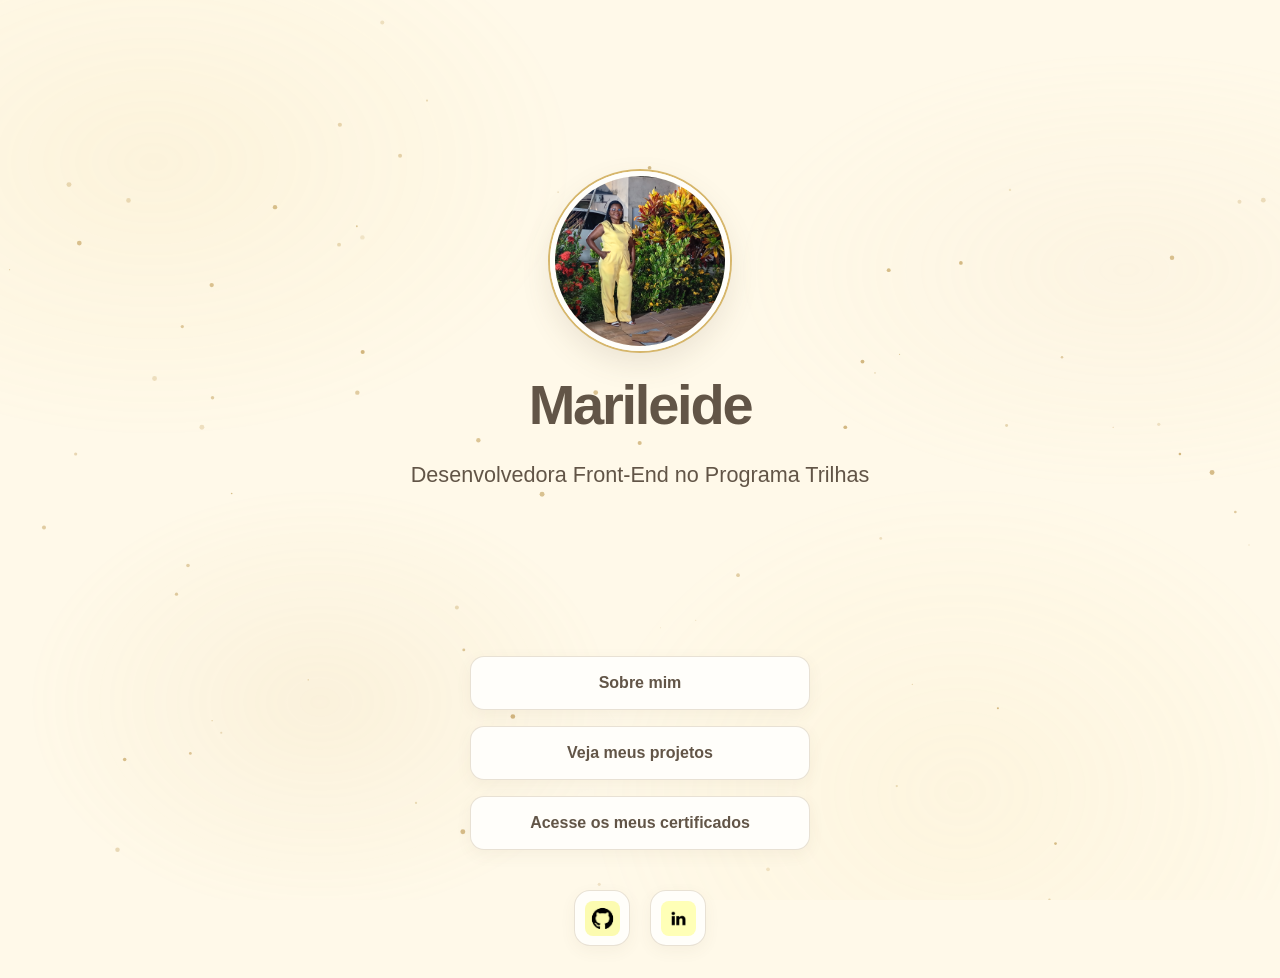
<file: index.html>
<!DOCTYPE html>
<html lang="pt-br">
<head>
  <meta charset="UTF-8">
  <meta name="viewport" content="width=device-width, initial-scale=1.0">
  <meta name="theme-color" content="#fff9e9">
  <title>Meu Portfólio</title>
  <link rel="stylesheet" href="./style.css">
</head>

<body>
  <main id="inicio" class="cabecalho">
    <img src="./img/marileide.jpg" alt="Foto da Marileide" class="foto-perfil">
    <h1>Marileide</h1>
    <p class="cabecalho-sub-titulo">
      Desenvolvedora Front-End no Programa Trilhas
    </p>
  </main>

  <section class="botoes">
    <nav aria-label="Navegação principal">
      <a href="./sobre.html">
        <button type="button">Sobre mim</button>
      </a>

      <a href="./projetos.html">
        <button type="button">Veja meus projetos</button>
      </a>

      <a href="./certificados.html">
        <button type="button">Acesse os meus certificados</button>
      </a>
    </nav>
  </section>

  <div class="redes-sociais">
    <a href="https://github.com/MariGoncalves21" target="_blank" rel="noopener noreferrer">
      <img src="./img/github.jpg" alt="GitHub">
    </a>

    <a href="https://br.linkedin.com/in/marileide-gon%C3%A7alves-035b4828a" target="_blank" rel="noopener noreferrer">
      <img src="./img/linkedin.jpg" alt="LinkedIn">
    </a>
  </div>

  <script src="./script.js" defer></script>
</body>
</html>
</file>
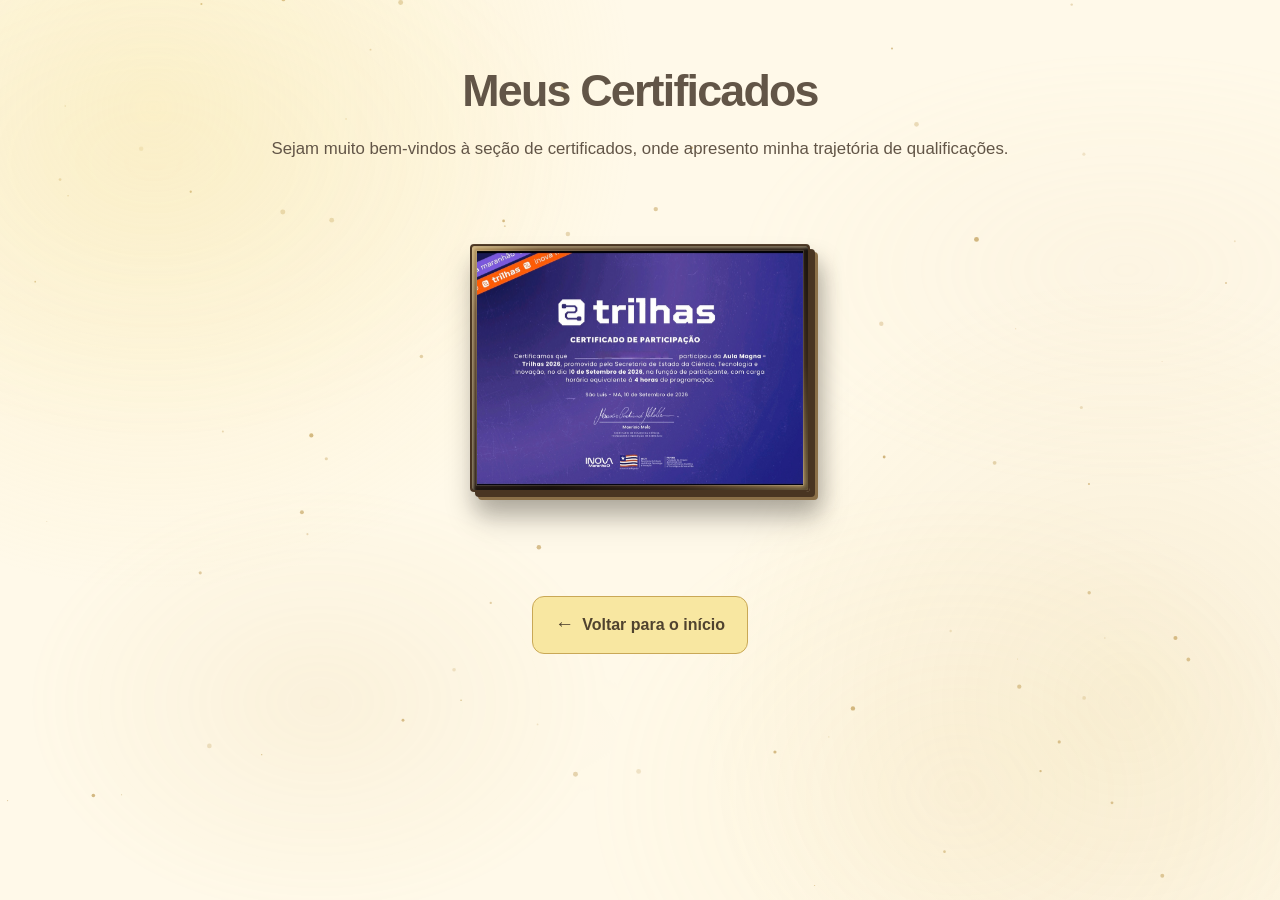
<file: certificados.html>
<!DOCTYPE html>
<html lang="pt-BR">
<head>
  <meta charset="UTF-8">
  <meta name="viewport" content="width=device-width, initial-scale=1.0">

  <title>Meus Certificados</title>

  <link rel="stylesheet" href="./style.css">
  <script src="./script.js" defer></script>
</head>

<body>
  <main class="certificados">

    <header class="certificados-cabecalho">
      <h1>Meus Certificados</h1>
      <p>
        Sejam muito bem-vindos à seção de certificados,
        onde apresento minha trajetória de qualificações.
      </p>
    </header>

    <section
      class="certificados-lista"
      aria-label="Lista de certificados"
    >

      <article class="certificado-card">

        <div class="certificado-moldura">

          <a
            href="https://drive.google.com/file/d/1LYmoGZKY3xrvR6Sx-vtzlOV30lYPqeGn/view?usp=drivesdk"
            class="certificado-link"
            target="_blank"
            rel="noopener noreferrer"
            aria-label="Abrir certificado em uma nova aba"
          >

            <img
              src="./img/certificado1.jpg"
              alt="Certificado da Aula Magna Trilhas Inova Maranhão. Clique para abrir o certificado."
              class="certificado-imagem"
            >

          </a>

        </div>

      </article>

    </section>

    <div class="voltar-container">
      <a href="./index.html" class="botao-voltar">
        <span class="seta-voltar" aria-hidden="true">&larr;</span>
        Voltar para o início
      </a>
    </div>

  </main>
</body>
</html>
</file>
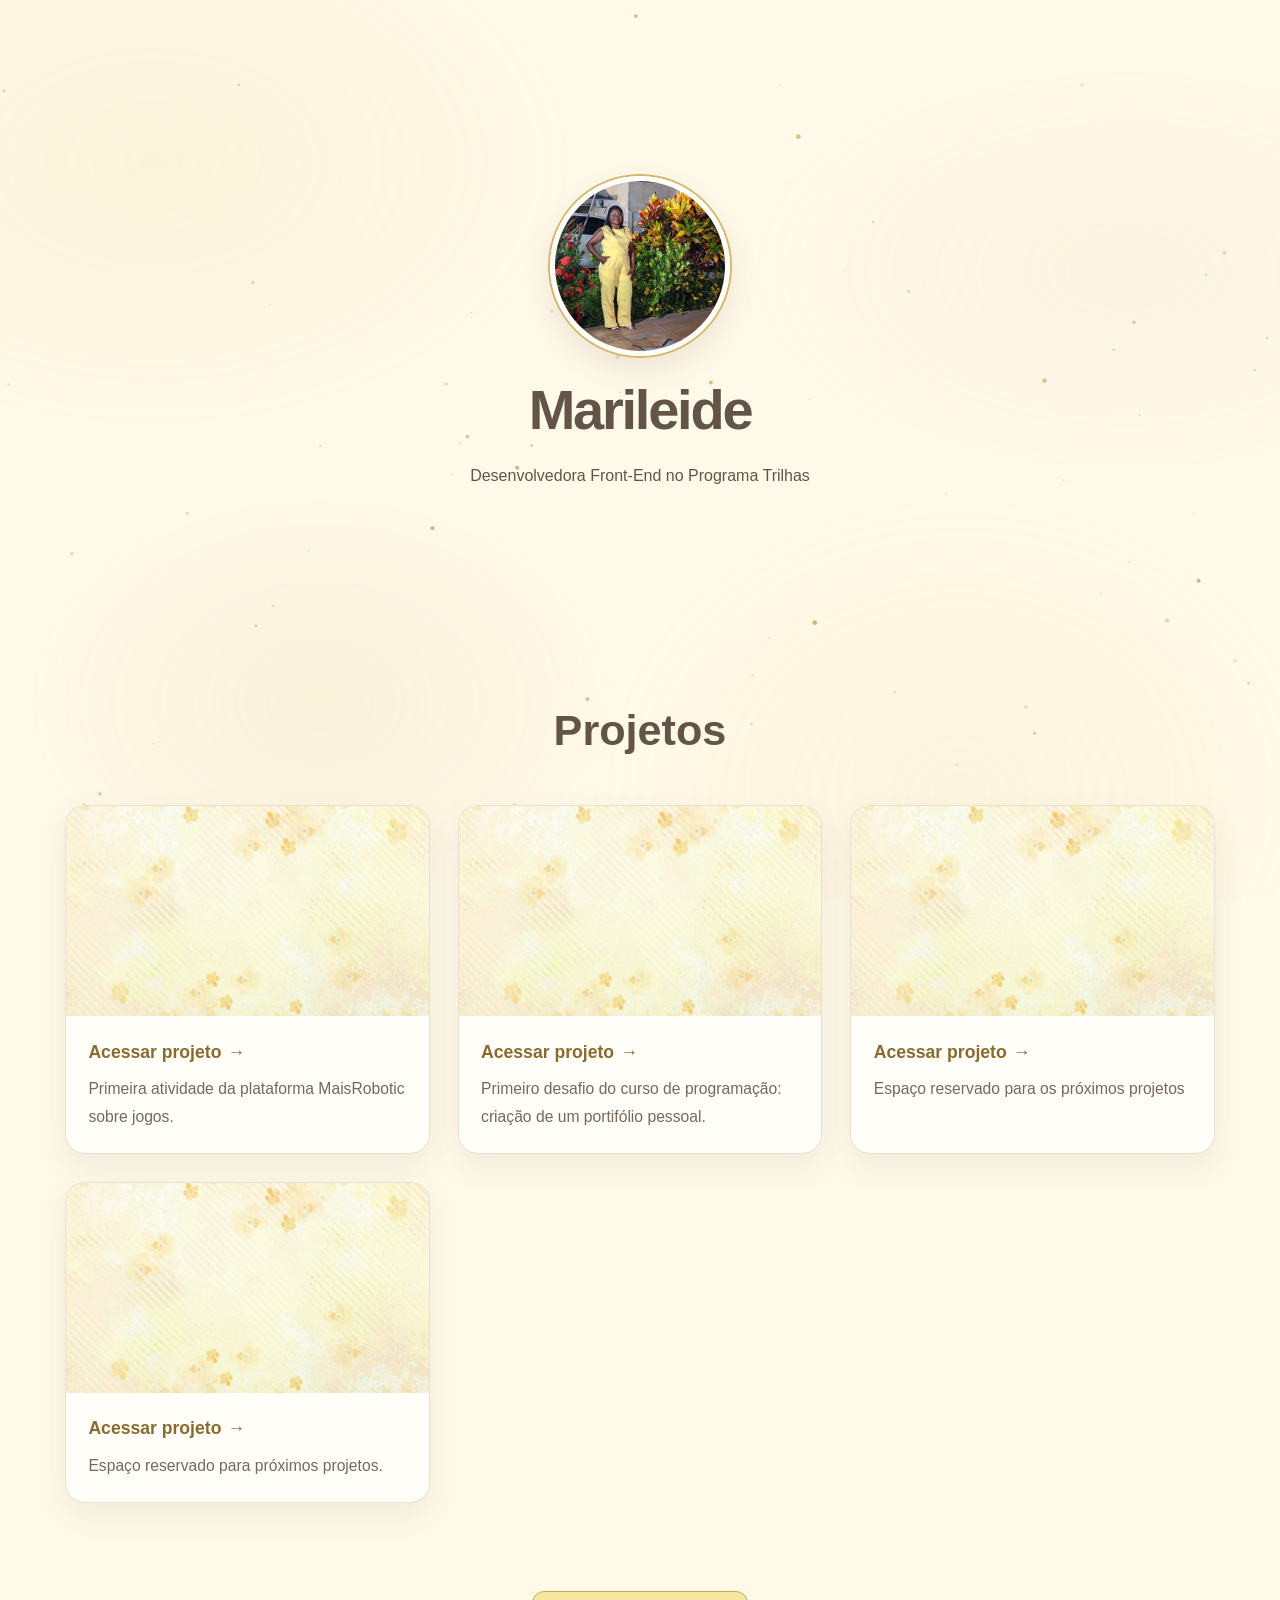
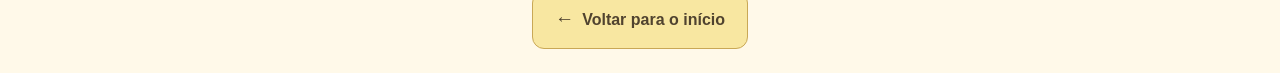
<file: projetos.html>
<!DOCTYPE html>
<html lang="pt-br">
<head>
    <meta charset="UTF-8">
    <meta name="viewport" content="width=device-width, initial-scale=1.0">
    <title>Meus projetos</title>

    <link rel="stylesheet" href="./style.css">
  </head>

<script src="./script.js" defer></script>

  <body>

    <main class="cabecalho"><div>
      <img src="./img/marileide.jpg" alt="Foto da Marileide" class="foto-perfil">
      <h1>Marileide</h1>
      <p>Desenvolvedora Front-End no Programa Trilhas</p>
     </div> 
  </main>

    <section id="projetos" class="projetos">
        <h2 class="projetos-titulo">Projetos</h2>
        <div class="projetos-caixa">

            <a href="https://github.com/MariGoncalves21/Modulo-02-Trilhas-Inova" class="projetos-card"
               target="_blank" rel="noopener noreferrer">
             
                <img src="./img/projeto1.jpg" alt="Projeto 1" class="projetos-imagem">
                <div class="caixa-textos-projetos">
                <h3 class="info-projetos">Acessar projeto<span class="simbolo-projeto">→</span></h3>
                <p class="paragrafo-projeto"> Primeira atividade da plataforma MaisRobotic sobre jogos.
                    </p>
                </div>
            </a>

            <a href="https://github.com/MariGoncalves21/DESAFIO_1_1.git" class="projetos-card"
               target="_blank" rel="noopener noreferrer">
             
                <img src="./img/projeto1.jpg" alt="Projeto 2" class="projetos-imagem">
                <div class="caixa-textos-projetos">
                <h3 class="info-projetos">Acessar projeto<span class="simbolo-projeto">→</span></h3>
                <p class="paragrafo-projeto"> Primeiro desafio do curso de programação: criação de um portifólio pessoal.
                  </p>
              </div>
          </a>

      
            <a href="https://github.com/MariGoncalves21/DESAFIO_2" class="projetos-card"
               target="_blank" rel="noopener noreferrer">
             
                <img src="./img/projeto1.jpg" alt="Projeto 3" class="projetos-imagem">
                <div class="caixa-textos-projetos">
                <h3 class="info-projetos">Acessar projeto<span class="simbolo-projeto">→</span></h3>
                <p class="paragrafo-projeto">Espaço reservado para os próximos projetos
                    </p>
                </div>
            </a>

            <a href="https://github.com/MariGoncalves21/DESAFIO_3" class="projetos-card"
               target="_blank" rel="noopener noreferrer">
             
                <img src="./img/projeto1.jpg" alt="Projeto 4" class="projetos-imagem">
                <div class="caixa-textos-projetos">
                <h3 class="info-projetos">Acessar projeto<span class="simbolo-projeto">→</span> </h3>
                <p class="paragrafo-projeto">Espaço reservado para próximos projetos.
                    </p>
                </div>
            </a>

        </div>

    </section>

    <div class="voltar-container">

        <a href="./index.html" class="botao-voltar">
            <span class="seta-voltar">&larr;</span>
            Voltar para o início
        </a>

    </div>

</body>

</html>
</file>
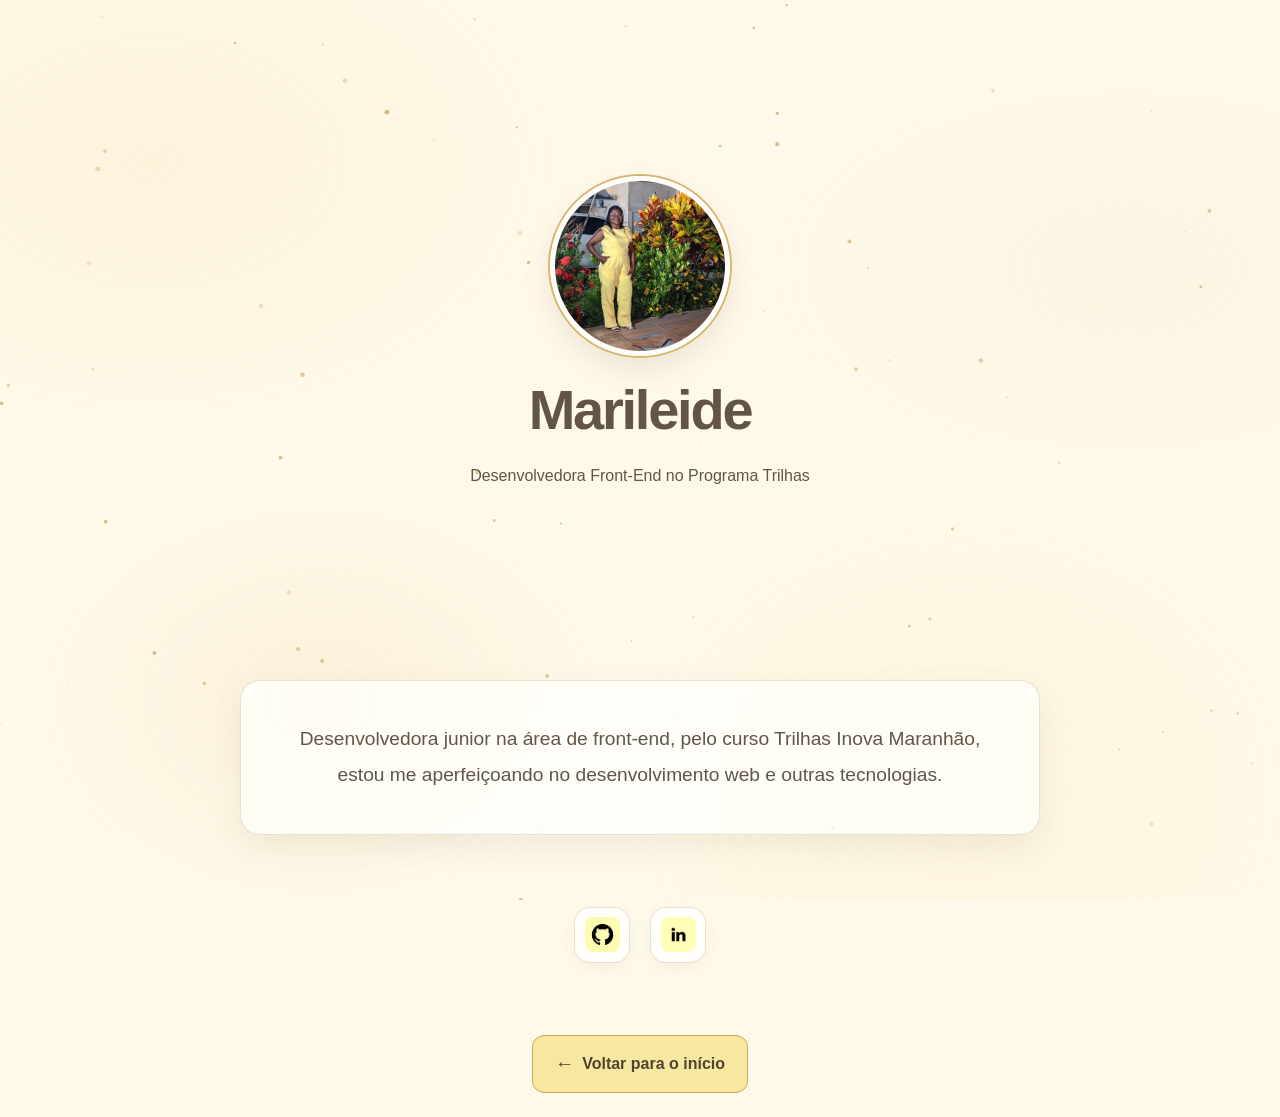
<file: sobre.html>
<!DOCTYPE html>
<html lang="pt-br">

<head>
  <meta charset="UTF-8">
  <meta name="viewport" content="width=device-width, initial-scale=1.0">
  <title>Sobre mim</title>

  <link rel="stylesheet" href="./style.css">
</head>

<script src="./script.js" defer></script>

<body>
  
  <main class="cabecalho">
    <div>

      <img src="./img/marileide.jpg" alt="Foto da Marileide" class="foto-perfil">
      <h1>Marileide</h1>
      <p>Desenvolvedora Front-End no Programa Trilhas</p>
    </div>
  </main>

<section id="sobre" class="sobre">
  <div class="sobre-caixa">
    <p class="sobre-paragrafo">Desenvolvedora junior na área de front-end, pelo curso Trilhas Inova Maranhão, estou me aperfeiçoando no desenvolvimento web e outras tecnologias.</p>
  </div>

  </section>
      <div class="redes-sociais">
        <a href="https://github.com/MariGoncalves21" target="_blank" rel="noopener noreferrer">
        <img src="./img/github.jpg" alt="Github">
        </a>
    
        <a href="https://br.linkedin.com/in/marileide-gon%C3%A7alves-035b4828a" target="_blank" rel="noopener noreferrer">
          <img src="./img/linkedin.jpg" alt="LinkedIn">
        </a>
      </div>
  
  </section>
      <div class="voltar-container">
        <a href="./index.html" class="botao-voltar">
        <span class="seta-voltar">&larr;</span> Voltar para o início
        </a>
        </div>
    
  </body>
</html>
</file>
<file: style.css>
* {
  margin: 0;
  padding: 0;
  box-sizing: border-box;
  font-family: "Segoe UI", Tahoma, Geneva, Verdana, sans-serif;
}

html {
  scroll-behavior: smooth;
}

:root {
  --primaria: #f8e7a1;
  --secundaria: #d6b66b;
  --escuro: #625547;
  --maisEscuro: #453b31;
  --claro: #625547;
  --vidro: rgba(255, 254, 250, 0.76);

  --fundo: #fff9e9;
  --branco: #fffefa;
  --bege: #f2e8d8;
  --borda: rgba(151, 125, 77, 0.22);
  --sombra: 0 12px 32px rgba(98, 85, 71, 0.09);
  --sombra-hover: 0 18px 38px rgba(98, 85, 71, 0.15);

  --raio: 20px;
  --transicao: 0.3s ease;
}

body {
  position: relative;
  isolation: isolate;
  min-height: 100vh;
  overflow-wrap: break-word;
  background-color: var(--fundo);
  color: var(--claro);
  line-height: 1.6;
}

body::before {
  content: "";
  position: fixed;
  inset: 0;
  z-index: -1;
  pointer-events: none;
  opacity: 0.1;
  background:
    radial-gradient(ellipse at 12% 18%, #e5c96f 0, transparent 27%),
    radial-gradient(ellipse at 88% 30%, #e9d5ad 0, transparent 25%),
    radial-gradient(ellipse at 75% 88%, #f0d98c 0, transparent 28%),
    radial-gradient(ellipse at 25% 78%, #d6b66b 0, transparent 22%);
}

.cabecalho {
  min-height: 72vh;
  padding: 3rem 1.5rem 2rem;
  display: flex;
  justify-content: center;
  align-items: center;
  flex-direction: column;
  text-align: center;
}

.cabecalho > div {
  display: flex;
  flex-direction: column;
  align-items: center;
  text-align: center;
}

.foto-perfil {
  display: block;
  width: 180px;
  height: 180px;
  object-fit: cover;
  border-radius: 50%;
  border: 5px solid var(--branco);
  box-shadow:
    0 0 0 2px var(--secundaria),
    0 12px 30px rgba(98, 85, 71, 0.13);
  animation: flutuar 5s ease-in-out infinite;
}

h1 {
  margin: 20px 0;
  color: var(--escuro);
  font-size: clamp(2.3rem, 5vw, 3.5rem);
  font-weight: 700;
  line-height: 1.2;
  letter-spacing: -0.04em;
}

.cabecalho-sub-titulo {
  max-width: 650px;
  padding: 0 0.5rem;
  color: var(--claro);
  font-size: clamp(1rem, 2.5vw, 1.35rem);
  text-align: center;
}

.cabecalho p {
  max-width: 650px;
  color: var(--claro);
}

.botoes {
  display: flex;
  justify-content: center;
  text-align: center;
  padding: 0 1.25rem 1rem;
  margin-top: 0.5rem;
}

.botoes nav {
  display: flex;
  flex-direction: column;
  align-items: center;
  gap: 1rem;
  width: min(100%, 340px);
}

.botoes nav a {
  display: block;
  width: 100%;
  text-decoration: none;
}

.botoes button {
  width: 100%;
  min-height: 54px;
  padding: 0.9rem 1.2rem;
  border: 1px solid var(--borda);
  border-radius: 14px;
  background: var(--branco);
  color: var(--escuro);
  font-size: 1rem;
  font-weight: 600;
  cursor: pointer;
  box-shadow: 0 5px 16px rgba(98, 85, 71, 0.06);
  transition:
    transform var(--transicao),
    background-color var(--transicao),
    border-color var(--transicao),
    box-shadow var(--transicao);
}

.botoes button:hover {
  transform: translateY(-3px);
  background: var(--primaria);
  border-color: var(--secundaria);
  box-shadow: var(--sombra);
}

.botoes button:active {
  transform: scale(0.98);
}

.botoes button:focus-visible {
  outline: 2px solid var(--escuro);
  outline-offset: 4px;
}

.redes-sociais {
  display: flex;
  justify-content: center;
  align-items: center;
  flex-wrap: wrap;
  gap: 1.25rem;
  margin: 1.5rem auto 2rem;
  padding: 0 1rem;
}

.redes-sociais a {
  display: flex;
  align-items: center;
  justify-content: center;
  width: 56px;
  height: 56px;
  border: 1px solid var(--borda);
  border-radius: 16px;
  background: var(--branco);
  box-shadow: 0 5px 16px rgba(98, 85, 71, 0.06);
  transition:
    transform var(--transicao),
    border-color var(--transicao),
    box-shadow var(--transicao);
}

.redes-sociais img {
  display: block;
  width: 35px;
  height: 35px;
  object-fit: contain;
  border-radius: 8px;
  transition: transform var(--transicao);
}

.redes-sociais a:hover {
  transform: translateY(-4px);
  border-color: var(--secundaria);
  box-shadow: var(--sombra);
}

.redes-sociais a:hover img {
  transform: scale(1.06);
}

.redes-sociais a:active {
  transform: scale(0.96);
}

.redes-sociais a:focus-visible {
  outline: 2px solid var(--escuro);
  outline-offset: 4px;
}

.sobre {
  padding: 2rem 1.5rem 3rem;
}

.sobre-caixa {
  width: min(100%, 800px);
  margin: 0 auto;
  padding: clamp(1.5rem, 4vw, 2.5rem);
  border: 1px solid var(--borda);
  border-radius: var(--raio);
  background: rgba(255, 254, 250, 0.86);
  box-shadow: var(--sombra);
}

.sobre-paragrafo {
  color: var(--claro);
  font-size: clamp(1rem, 2vw, 1.2rem);
  line-height: 1.9;
  text-align: center;
}

.projetos {
  padding: 3rem 1.5rem;
}

.projetos-titulo {
  margin-bottom: 2.5rem;
  color: var(--escuro);
  font-size: clamp(2rem, 4vw, 2.7rem);
  text-align: center;
}

.projetos-caixa {
  display: grid;
  grid-template-columns: repeat(
    auto-fit,
    minmax(min(100%, 270px), 1fr)
  );
  gap: 1.75rem;
  width: min(100%, 1150px);
  margin: 0 auto;
}

.projetos-card {
  display: flex;
  flex-direction: column;
  min-width: 0;
  overflow: hidden;
  border: 1px solid var(--borda);
  border-radius: var(--raio);
  background: rgba(255, 254, 250, 0.94);
  box-shadow: var(--sombra);
  color: inherit;
  text-decoration: none;
  transition:
    transform var(--transicao),
    border-color var(--transicao),
    box-shadow var(--transicao);
}

.projetos-imagem {
  display: block;
  width: 100%;
  height: 210px;
  object-fit: cover;
  background: var(--bege);
}

.caixa-textos-projetos {
  display: flex;
  flex: 1;
  flex-direction: column;
  align-items: flex-start;
  padding: 1.4rem;
}

.info-projetos {
  margin-bottom: 0.65rem;
  color: #8a6b2d;
  font-size: 1.1rem;
  line-height: 1.5;
  transition: color var(--transicao);
}

.simbolo-projeto {
  display: inline-block;
  margin-left: 0.4rem;
  transition: transform var(--transicao);
}

.paragrafo-projeto,
.paragrafo-projetos {
  color: #75695b;
  font-size: 0.98rem;
  line-height: 1.75;
}

.projetos-card:focus-visible {
  outline: 2px solid var(--escuro);
  outline-offset: 5px;
}

.projetos-card:active {
  transform: scale(0.99);
}

.certificados {
  min-height: 100vh;
  padding: 4rem 1.5rem 2rem;
  background:
    radial-gradient(
      circle at 12% 12%,
      rgba(248, 231, 161, 0.35),
      transparent 35%
    ),
    radial-gradient(
      circle at 88% 78%,
      rgba(214, 182, 107, 0.15),
      transparent 32%
    );
}

.certificados-cabecalho {
  max-width: 800px;
  margin: 0 auto;
  text-align: center;
}

.certificados-cabecalho h1 {
  margin: 0 0 1rem;
  color: var(--escuro);
  font-size: clamp(2rem, 4vw, 2.8rem);
}

.certificados-cabecalho p {
  color: var(--claro);
  font-size: 1.05rem;
  line-height: 1.8;
}

.certificados-lista {
  display: flex;
  justify-content: center;
  align-items: center;
  width: 100%;
  margin: 4rem auto 3rem;
  padding: 1rem;
  perspective: 1000px;
}

.certificado-card {
  position: relative;
  width: min(100%, 340px);
  min-width: 0;
  padding: 0;
  overflow: visible;
  border: none;
  border-radius: 4px;
  background: transparent;
  animation: certificado-flutuar 4s ease-in-out infinite;
  filter: drop-shadow(0 18px 12px rgba(0, 0, 0, 0.20));
  transition:
    filter 0.35s ease,
    transform 0.35s ease;
}

.certificado-moldura {
  position: relative;
  width: 100%;
  padding: 5px;
  overflow: hidden;
  border: 2px solid #493522;
  border-radius: 4px;
  background: linear-gradient(
    135deg,
    #b99a62 0%,
    #6f5435 12%,
    #38291e 35%,
    #241a14 55%,
    #5c432c 78%,
    #c5a66d 100%
  );
  box-shadow:
    inset 2px 2px 3px rgba(255, 239, 198, 0.45),
    inset -3px -3px 5px rgba(0, 0, 0, 0.55),
    5px 5px 0 #493522,
    8px 8px 0 #8b7049,
    12px 16px 22px rgba(69, 59, 49, 0.25);
  transform: rotateX(1deg);
  transition:
    box-shadow 0.35s ease,
    transform 0.35s ease;
}

.certificado-moldura::before {
  content: "";
  position: absolute;
  inset: 4px;
  z-index: 2;
  border: 1px solid rgba(255, 255, 255, 0.12);
  pointer-events: none;
}

.certificado-link {
  display: block;
  position: relative;
  width: 100%;
  overflow: hidden;
  background: transparent;
  line-height: 0;
  cursor: pointer;
}

.certificado-link:focus-visible {
  outline: 3px solid var(--secundaria);
  outline-offset: 6px;
}

.certificado-imagem {
  display: block;
  width: 100%;
  height: auto;
  max-width: none;
  margin: 0;
  padding: 0;
  border: none;
  border-radius: 0;
  object-fit: cover;
  object-position: center;
  box-shadow: none;
  transition:
    transform 0.4s ease,
    filter 0.4s ease;
}

@keyframes certificado-flutuar {
  0%,
  100% {
    transform: translateY(0);
  }

  50% {
    transform: translateY(-14px);
  }
}

.voltar-container {
  display: flex;
  justify-content: center;
  padding: 1.5rem;
}

.botao-voltar {
  display: inline-flex;
  max-width: 100%;
  margin-top: 1rem;
  padding: 0.8rem 1.35rem;
  align-items: center;
  justify-content: center;
  gap: 0.5rem;
  border: 1px solid #c9a856;
  border-radius: 12px;
  background: var(--primaria);
  color: #50432f;
  font-weight: 600;
  text-align: center;
  text-decoration: none;
  transition:
    transform 0.3s ease,
    box-shadow 0.3s ease,
    background-color 0.3s ease;
}

.seta-voltar {
  display: inline-block;
  font-size: 1.2rem;
  transition: transform 0.3s ease;
}

.botao-voltar:focus-visible {
  outline: 2px solid var(--escuro);
  outline-offset: 4px;
}

.botao-voltar:active {
  transform: scale(0.98);
}

@keyframes flutuar {
  0%,
  100% {
    transform: translateY(0);
  }

  50% {
    transform: translateY(-8px);
  }
}

@media (hover: hover) {
  .projetos-card:hover {
    transform: translateY(-5px);
    border-color: rgba(214, 182, 107, 0.65);
    box-shadow: var(--sombra-hover);
  }

  .projetos-card:hover .info-projetos {
    color: #9a762f;
  }

  .projetos-card:hover .simbolo-projeto {
    transform: translateX(4px);
  }

  .certificado-card:hover {
    animation-play-state: paused;
    filter: drop-shadow(0 25px 18px rgba(0, 0, 0, 0.25));
  }

  .certificado-card:hover .certificado-moldura {
    transform: rotateX(0deg) scale(1.025);
    box-shadow:
      inset 2px 2px 3px rgba(255, 239, 198, 0.5),
      inset -3px -3px 5px rgba(0, 0, 0, 0.55),
      5px 5px 0 #493522,
      8px 8px 0 #8b7049,
      15px 22px 30px rgba(69, 59, 49, 0.3);
  }

  .certificado-card:hover .certificado-imagem {
    filter: brightness(1.04);
  }

  .botao-voltar:hover {
    transform: translateY(-3px);
    background: #f5e1a0;
    box-shadow: 0 8px 18px rgba(98, 85, 71, 0.12);
  }

  .botao-voltar:hover .seta-voltar {
    transform: translateX(-3px);
  }
}

@media (max-width: 600px) {
  .cabecalho {
    min-height: 65vh;
    padding: 2.5rem 1rem 1.5rem;
  }

  .foto-perfil {
    width: 140px;
    height: 140px;
  }

  h1 {
    margin: 16px 0;
    font-size: 2.4rem;
  }

  .cabecalho-sub-titulo {
    font-size: 1.05rem;
  }

  .botoes {
    padding-right: 1.25rem;
    padding-left: 1.25rem;
  }

  .botoes nav {
    width: min(100%, 340px);
  }

  .botoes button {
    min-height: 50px;
    padding: 0.85rem 1rem;
    font-size: 0.95rem;
  }

  .redes-sociais {
    gap: 1rem;
  }

  .sobre {
    padding: 1.5rem 1rem 2rem;
  }

  .sobre-caixa {
    padding: 1.5rem;
    border-radius: 16px;
  }

  .projetos {
    padding: 2rem 1rem;
  }

  .projetos-titulo {
    margin-bottom: 1.75rem;
  }

  .projetos-caixa {
    grid-template-columns: minmax(0, 1fr);
    gap: 1.25rem;
  }

  .projetos-imagem {
    height: 200px;
  }

  .caixa-textos-projetos {
    padding: 1.2rem;
  }

  .certificados {
    padding: 2.5rem 1rem 1.5rem;
  }

  .certificados-lista {
    margin: 2.5rem auto;
    padding: 1rem 0.5rem;
  }

  .certificado-card {
    width: min(100%, 290px);
  }

  .certificado-moldura {
    padding: 5px;
  }

  .voltar-container {
    padding: 1rem 0;
  }

  .botao-voltar {
    padding: 0.8rem 1rem;
    font-size: 0.95rem;
  }
}


@media (prefers-reduced-motion: reduce) {
  *,
  *::before,
  *::after {
    scroll-behavior: auto !important;
    animation-duration: 0.01ms !important;
    animation-iteration-count: 1 !important;
    transition-duration: 0.01ms !important;
  }
}

#particulas-fundo {
  position: fixed;
  inset: 0;
  width: 100%;
  height: 100%;
  pointer-events: none;
  z-index: 0;
}

body > * {
  position: relative;
  z-index: 1;
}
</file>
